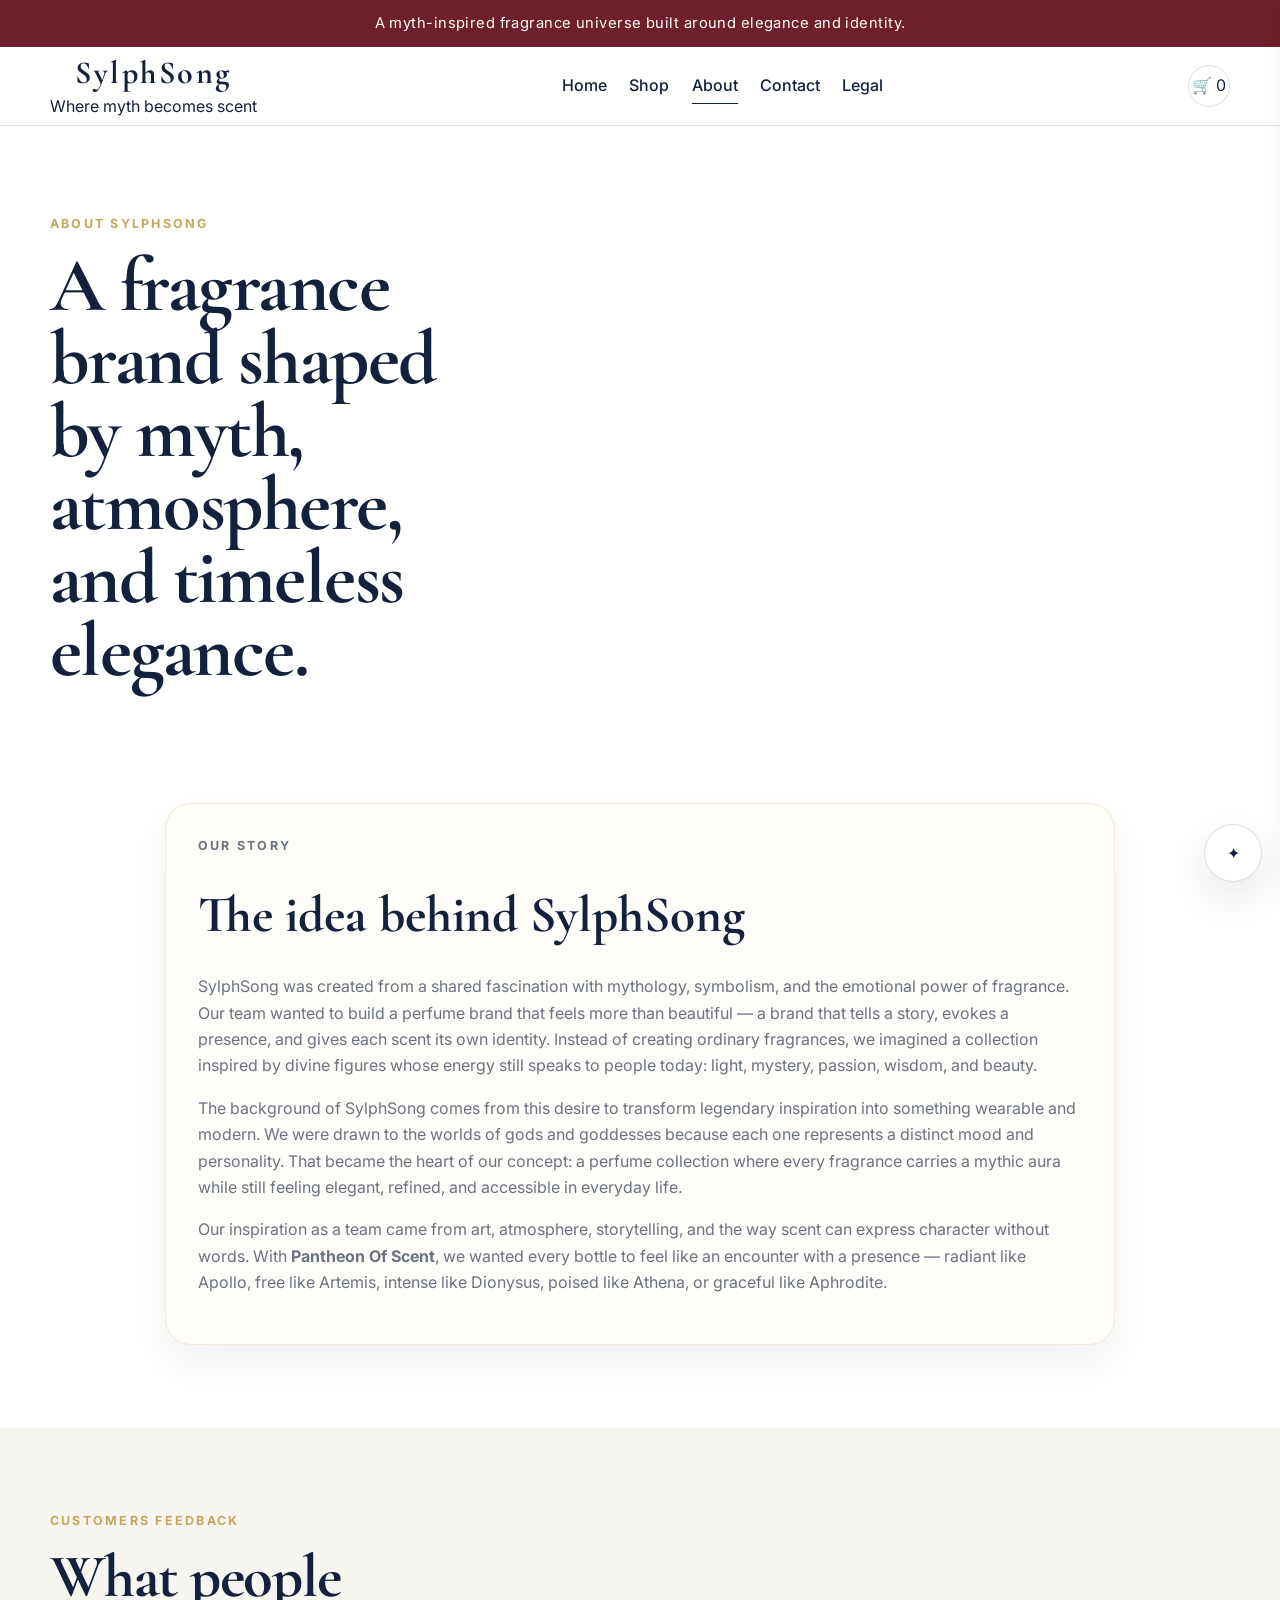
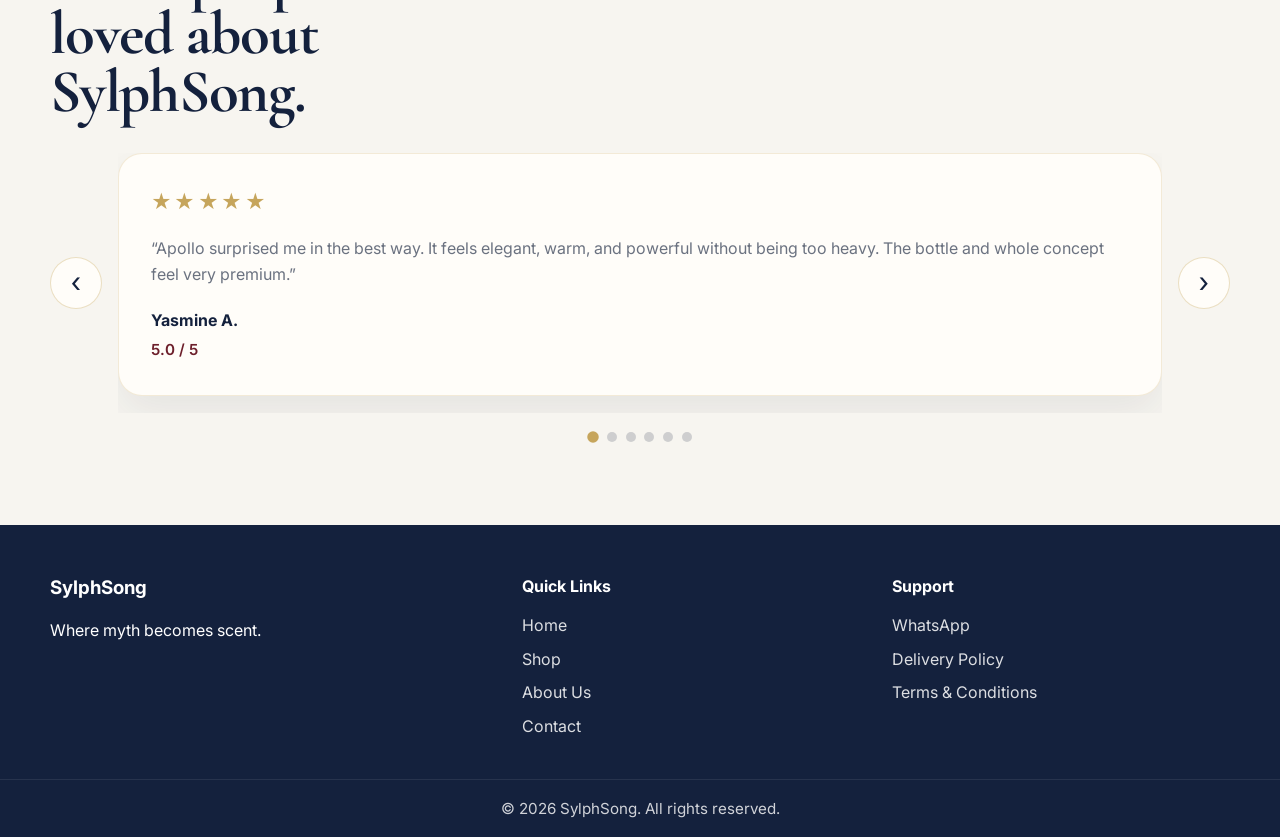
<file: about.html>
<!DOCTYPE html>
<html lang="en">
<head>
  <meta charset="UTF-8" />
  <meta name="viewport" content="width=device-width, initial-scale=1.0" />
  <title>About Us | SylphSong</title>
  <link rel="preconnect" href="https://fonts.googleapis.com">
  <link rel="preconnect" href="https://fonts.gstatic.com" crossorigin>
  <link href="https://fonts.googleapis.com/css2?family=Cormorant+Garamond:wght@500;600;700&family=Inter:wght@400;500;600;700&display=swap" rel="stylesheet">
  <link rel="stylesheet" href="style.css" />
</head>
<!-- CHECKOUT MODAL -->
<div class="checkout-modal" id="checkoutModal">
  <div class="checkout-content">
    <button class="checkout-close" id="checkoutClose">×</button>

    <h2>Checkout</h2>

    <!-- CUSTOMER INFO -->
    <div class="checkout-form">
      <input type="text" id="custName" placeholder="Full Name" required />
      <input type="text" id="custPhone" placeholder="Phone Number" required />
      <input type="text" id="custCity" placeholder="City" required />
      <input type="text" id="custAddress" placeholder="Address" required />
    </div>

    <!-- PAYMENT METHODS -->
    <div class="payment-methods">
      <h3>Select Payment Method</h3>

      <div class="payment-option active" data-method="cod">
        💵 Cash on Delivery
      </div>

      <div class="payment-option" data-method="card">
        💳 Debit Card
      </div>

      <div class="payment-option" data-method="paypal">
        🅿️ PayPal
      </div>

      <div class="payment-option" data-method="whatsapp">
        📱 Checkout via WhatsApp
      </div>
    </div>

    <button class="btn btn-dark checkout-confirm" id="confirmOrder">
      Confirm Order
    </button>
  </div>
</div>
<body>
  <div class="announcement-bar">A myth-inspired fragrance universe built around elegance and identity.</div>

  <header class="site-header">
    <div class="container header-inner">
     <a href="index.html" class="logo">
  <span class="logo-en">SylphSong</span>
  <span class="logo-tagline">Where myth becomes scent</span>
</a>

      <nav class="desktop-nav">
        <a href="index.html">Home</a>
        <a href="shop.html">Shop</a>
        <a href="about.html" class="active">About</a>
        <a href="contact.html">Contact</a>
        <a href="legal.html">Legal</a>
      </nav>

      <div class="header-actions">
        <button class="icon-button" id="cartToggle" aria-label="Open cart">
          🛒 <span id="cartCount">0</span>
        </button>
        <button class="menu-toggle" id="menuToggle" aria-label="Open menu">☰</button>
      </div>
    </div>

    <div class="mobile-nav" id="mobileNav">
      <a href="index.html">Home</a>
      <a href="shop.html">Shop</a>
      <a href="about.html">About Us</a>
      <a href="contact.html">Contact</a>
      <a href="legal.html">Legal</a>
    </div>
  </header>

  <main>
    <section class="page-hero small-hero">
      <div class="container reveal">
        <p class="eyebrow">About SylphSong</p>
        <h1>A fragrance brand shaped by myth, atmosphere, and timeless elegance.</h1>
      </div>
    </section>

    <section class="section">
      <div class="container">
        <div class="about-brand-block reveal">
          <p class="eyebrow">Our Story</p>
          <h2>The idea behind SylphSong</h2>
          <p>
            SylphSong was created from a shared fascination with mythology, symbolism, and the emotional power of fragrance.
            Our team wanted to build a perfume brand that feels more than beautiful — a brand that tells a story, evokes a presence,
            and gives each scent its own identity. Instead of creating ordinary fragrances, we imagined a collection inspired by divine
            figures whose energy still speaks to people today: light, mystery, passion, wisdom, and beauty.
          </p>
          <p>
            The background of SylphSong comes from this desire to transform legendary inspiration into something wearable and modern.
            We were drawn to the worlds of gods and goddesses because each one represents a distinct mood and personality. That became
            the heart of our concept: a perfume collection where every fragrance carries a mythic aura while still feeling elegant,
            refined, and accessible in everyday life.
          </p>
          <p>
            Our inspiration as a team came from art, atmosphere, storytelling, and the way scent can express character without words.
            With <strong>Pantheon Of Scent</strong>, we wanted every bottle to feel like an encounter with a presence — radiant like Apollo,
            free like Artemis, intense like Dionysus, poised like Athena, or graceful like Aphrodite.
          </p>
        </div>
      </div>
    </section>

    <section class="section section-dark">
      <div class="container">
        <div class="section-heading reveal">
          <p class="eyebrow">Customers Feedback</p>
          <h2>What people loved about SylphSong.</h2>
        </div>

        <div class="feedback-slider reveal" id="feedbackSlider">
          <button class="feedback-arrow feedback-arrow-left" id="feedbackPrev" aria-label="Previous review">‹</button>

          <div class="feedback-track-wrapper">
            <div class="feedback-track" id="feedbackTrack">
              <article class="feedback-card active">
                <div class="feedback-stars">★★★★★</div>
                <p>
                  “Apollo surprised me in the best way. It feels elegant, warm, and powerful without being too heavy.
                  The bottle and whole concept feel very premium.”
                </p>
                <h4>Yasmine A.</h4>
                <span>5.0 / 5</span>
              </article>

              <article class="feedback-card">
                <div class="feedback-stars">★★★★★</div>
                <p>
                  “I loved how original the idea is. Aphrodite feels soft and beautiful, and the scent lasts really well.
                  It honestly feels more luxurious than the price.”
                </p>
                <h4>Salma R.</h4>
                <span>5.0 / 5</span>
              </article>

              <article class="feedback-card">
                <div class="feedback-stars">★★★★☆</div>
                <p>
                  “Artemis is fresh, clean, and mysterious at the same time. I also loved the mythology behind the collection.
                  The whole brand identity feels classy.”
                </p>
                <h4>Nour B.</h4>
                <span>4.5 / 5</span>
              </article>

              <article class="feedback-card">
                <div class="feedback-stars">★★★★★</div>
                <p>
                  “Dionysus has so much personality. It stands out and feels different from the usual fragrances I find.
                  Definitely one of my favorite discoveries.”
                </p>
                <h4>Mehdi T.</h4>
                <span>5.0 / 5</span>
              </article>

              <article class="feedback-card">
                <div class="feedback-stars">★★★★☆</div>
                <p>
                  “Athena feels refined and balanced. I liked that the scent has character but still stays elegant.
                  The concept of choosing a perfume by personality is such a good idea.”
                </p>
                <h4>Lina K.</h4>
                <span>4.5 / 5</span>
              </article>

              <article class="feedback-card">
                <div class="feedback-stars">★★★★★</div>
                <p>
                  “SylphSong feels like a real brand with a strong identity. From the names to the fragrances themselves,
                  everything feels thoughtful and polished.”
                </p>
                <h4>Imane S.</h4>
                <span>5.0 / 5</span>
              </article>
            </div>
          </div>

          <button class="feedback-arrow feedback-arrow-right" id="feedbackNext" aria-label="Next review">›</button>
        </div>

        <div class="feedback-dots" id="feedbackDots"></div>
      </div>
    </section>
  </main>

  <footer class="site-footer">
    <div class="container footer-grid">
      <div>
        <h3>SylphSong</h3>
        <p>Where myth becomes scent.</p>
      </div>
      <div>
        <h4>Quick Links</h4>
        <a href="index.html">Home</a>
        <a href="shop.html">Shop</a>
        <a href="about.html">About Us</a>
        <a href="contact.html">Contact</a>
      </div>
      <div>
        <h4>Support</h4>
        <a href="contact.html">WhatsApp</a>
        <a href="legal.html">Delivery Policy</a>
        <a href="legal.html">Terms & Conditions</a>
      </div>
    </div>
    <div class="footer-bottom">© 2026 SylphSong. All rights reserved.</div>
  </footer>

  <aside class="cart-sidebar" id="cartSidebar">
    <div class="cart-header">
      <h3>Your Cart</h3>
      <button id="cartClose" class="cart-close">×</button>
    </div>

    <div id="cartItems" class="cart-items">
      <p class="empty-cart">Your cart is empty.</p>
    </div>

    <div class="cart-footer">
      <p><strong>Total:</strong> <span id="cartTotal">0</span> DH</p>
      <p class="promo-note">Promo bundles apply automatically for quantities of 2 on the same bottle size.</p>
      <button class="btn btn-dark">Checkout</button>
    </div>
  </aside>

  <button class="chatbot-toggle" id="chatbotToggle" aria-label="Open chatbot">✦</button>
  <aside class="chatbot-panel" id="chatbotPanel" aria-hidden="true">
    <div class="chatbot-header">
      <div>
        <strong>SylphSong Assistant</strong>
        <p>Ask about perfumes, pricing, delivery, or support.</p>
      </div>
      <button class="chatbot-close" id="chatbotClose" aria-label="Close chatbot">×</button>
    </div>
    <div class="chatbot-messages" id="chatbotMessages">
      <div class="message bot">Hello, welcome to SylphSong. How can I help you today?</div>
      <div class="quick-actions">
        <button data-prompt="Help me choose a fragrance.">Choose a perfume</button>
        <button data-prompt="What are your promo prices?">Promo prices</button>
        <button data-prompt="I want delivery information.">Delivery info</button>
      </div>
    </div>
    <form class="chatbot-form" id="chatbotForm">
      <input type="text" id="chatbotInput" placeholder="Type your message..." />
      <button type="submit">Send</button>
    </form>
  </aside>

  <script src="script.js"></script>
  <script src="chatbot.js"></script>
</body>
</html>
</file>
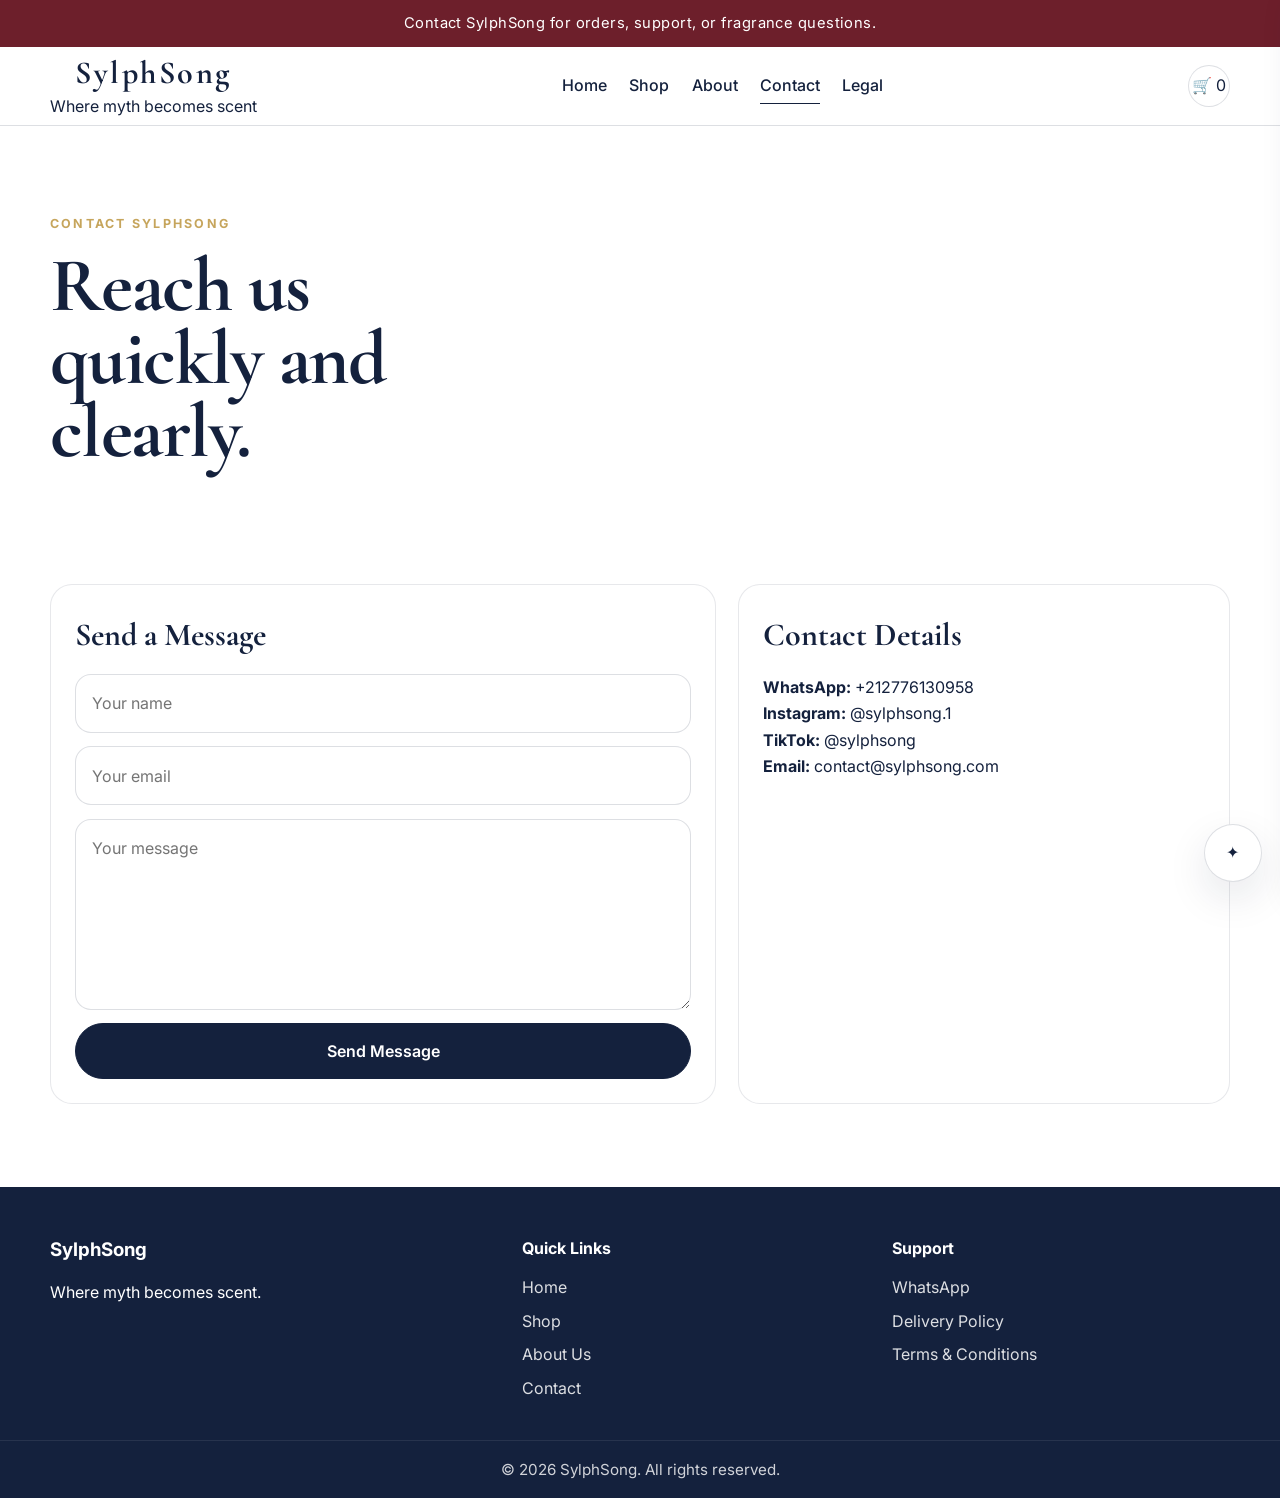
<file: Contact.html>
<!DOCTYPE html>
<html lang="en">
<head>
  <meta charset="UTF-8" />
  <meta name="viewport" content="width=device-width, initial-scale=1.0" />
  <title>Contact | SylphSong</title>
  <link rel="preconnect" href="https://fonts.googleapis.com">
  <link rel="preconnect" href="https://fonts.gstatic.com" crossorigin>
  <link href="https://fonts.googleapis.com/css2?family=Cormorant+Garamond:wght@500;600;700&family=Inter:wght@400;500;600;700&display=swap" rel="stylesheet">
  <link rel="stylesheet" href="style.css" />
</head>
<!-- CHECKOUT MODAL -->
<div class="checkout-modal" id="checkoutModal">
  <div class="checkout-content">
    <button class="checkout-close" id="checkoutClose">×</button>

    <h2>Checkout</h2>

    <!-- CUSTOMER INFO -->
    <div class="checkout-form">
      <input type="text" id="custName" placeholder="Full Name" required />
      <input type="text" id="custPhone" placeholder="Phone Number" required />
      <input type="text" id="custCity" placeholder="City" required />
      <input type="text" id="custAddress" placeholder="Address" required />
    </div>

    <!-- PAYMENT METHODS -->
    <div class="payment-methods">
      <h3>Select Payment Method</h3>

      <div class="payment-option active" data-method="cod">
        💵 Cash on Delivery
      </div>

      <div class="payment-option" data-method="card">
        💳 Debit Card
      </div>

      <div class="payment-option" data-method="paypal">
        🅿️ PayPal
      </div>

      <div class="payment-option" data-method="whatsapp">
        📱 Checkout via WhatsApp
      </div>
    </div>

    <button class="btn btn-dark checkout-confirm" id="confirmOrder">
      Confirm Order
    </button>
  </div>
</div>
<body>
  <div class="announcement-bar">Contact SylphSong for orders, support, or fragrance questions.</div>

  <header class="site-header">
    <div class="container header-inner">
    <a href="index.html" class="logo">
  <span class="logo-en">SylphSong</span>
  <span class="logo-tagline">Where myth becomes scent</span>
</a>
      <nav class="desktop-nav">
        <a href="index.html">Home</a>
        <a href="shop.html">Shop</a>
        <a href="about.html">About</a>
        <a href="contact.html" class="active">Contact</a>
        <a href="legal.html">Legal</a>
      </nav>
      <div class="header-actions">
        <button class="icon-button" id="cartToggle" aria-label="Open cart">
          🛒 <span id="cartCount">0</span>
        </button>
        <button class="menu-toggle" id="menuToggle" aria-label="Open menu">☰</button>
      </div>
    </div>

    <div class="mobile-nav" id="mobileNav">
      <a href="index.html">Home</a>
      <a href="shop.html">Shop</a>
      <a href="about.html">About Us</a>
      <a href="contact.html">Contact</a>
      <a href="legal.html">Legal</a>
    </div>
  </header>

  <main>
    <section class="page-hero small-hero">
      <div class="container reveal">
        <p class="eyebrow">Contact SylphSong</p>
        <h1>Reach us quickly and clearly.</h1>
      </div>
    </section>

    <section class="section">
      <div class="container contact-grid">
        <div class="contact-card reveal">
          <h2>Send a Message</h2>
          <form class="contact-form">
            <input type="text" placeholder="Your name" />
            <input type="email" placeholder="Your email" />
            <textarea rows="6" placeholder="Your message"></textarea>
            <button type="submit" class="btn btn-dark">Send Message</button>
          </form>
          <p class="form-note"></p>
        </div>

        <div class="contact-card reveal delay-1">
          <h2>Contact Details</h2>
          <p><strong>WhatsApp:</strong> <a href="https://wa.me/212776130958" target="_blank">+212776130958</a></p>
          <p><strong>Instagram:</strong> <a href="#" target="_blank">@sylphsong.1</a></p>
          <p><strong>TikTok:</strong> <a href="#" target="_blank">@sylphsong</a></p>
          <p><strong>Email:</strong> <a href="mailto:contact@sylphsong.com">contact@sylphsong.com</a></p>
        </div>
      </div>
    </section>
  </main>

  <footer class="site-footer">
    <div class="container footer-grid">
      <div><h3>SylphSong</h3><p>Where myth becomes scent.</p></div>
      <div><h4>Quick Links</h4><a href="index.html">Home</a><a href="shop.html">Shop</a><a href="about.html">About Us</a><a href="contact.html">Contact</a></div>
      <div><h4>Support</h4><a href="contact.html">WhatsApp</a><a href="legal.html">Delivery Policy</a><a href="legal.html">Terms & Conditions</a></div>
    </div>
    <div class="footer-bottom">© 2026 SylphSong. All rights reserved.</div>
  </footer>

  <aside class="cart-sidebar" id="cartSidebar">
    <div class="cart-header">
      <h3>Your Cart</h3>
      <button id="cartClose" class="cart-close">×</button>
    </div>
    <div id="cartItems" class="cart-items">
      <p class="empty-cart">Your cart is empty.</p>
    </div>
    <div class="cart-footer">
      <p><strong>Total:</strong> <span id="cartTotal">0</span> DH</p>
      <p class="promo-note">Promo bundles apply automatically for quantities of 2 on the same bottle size.</p>
      <button class="btn btn-dark">Checkout</button>
    </div>
  </aside>

  <button class="chatbot-toggle" id="chatbotToggle" aria-label="Open chatbot">✦</button>
  <aside class="chatbot-panel" id="chatbotPanel" aria-hidden="true">
    <div class="chatbot-header">
      <div><strong>SylphSong Assistant</strong><p>Ask about perfumes, pricing, delivery, or support.</p></div>
      <button class="chatbot-close" id="chatbotClose" aria-label="Close chatbot">×</button>
    </div>
    <div class="chatbot-messages" id="chatbotMessages">
      <div class="message bot">Hello, welcome to SylphSong. How can I help you today?</div>
      <div class="quick-actions">
        <button data-prompt="Help me choose a fragrance.">Choose a perfume</button>
        <button data-prompt="What are your promo prices?">Promo prices</button>
        <button data-prompt="I want delivery information.">Delivery info</button>
      </div>
    </div>
    <form class="chatbot-form" id="chatbotForm">
      <input type="text" id="chatbotInput" placeholder="Type your message..." />
      <button type="submit">Send</button>
    </form>
  </aside>

  <script src="script.js"></script>
  <script src="chatbot.js"></script>
</body>
</html>
</file>
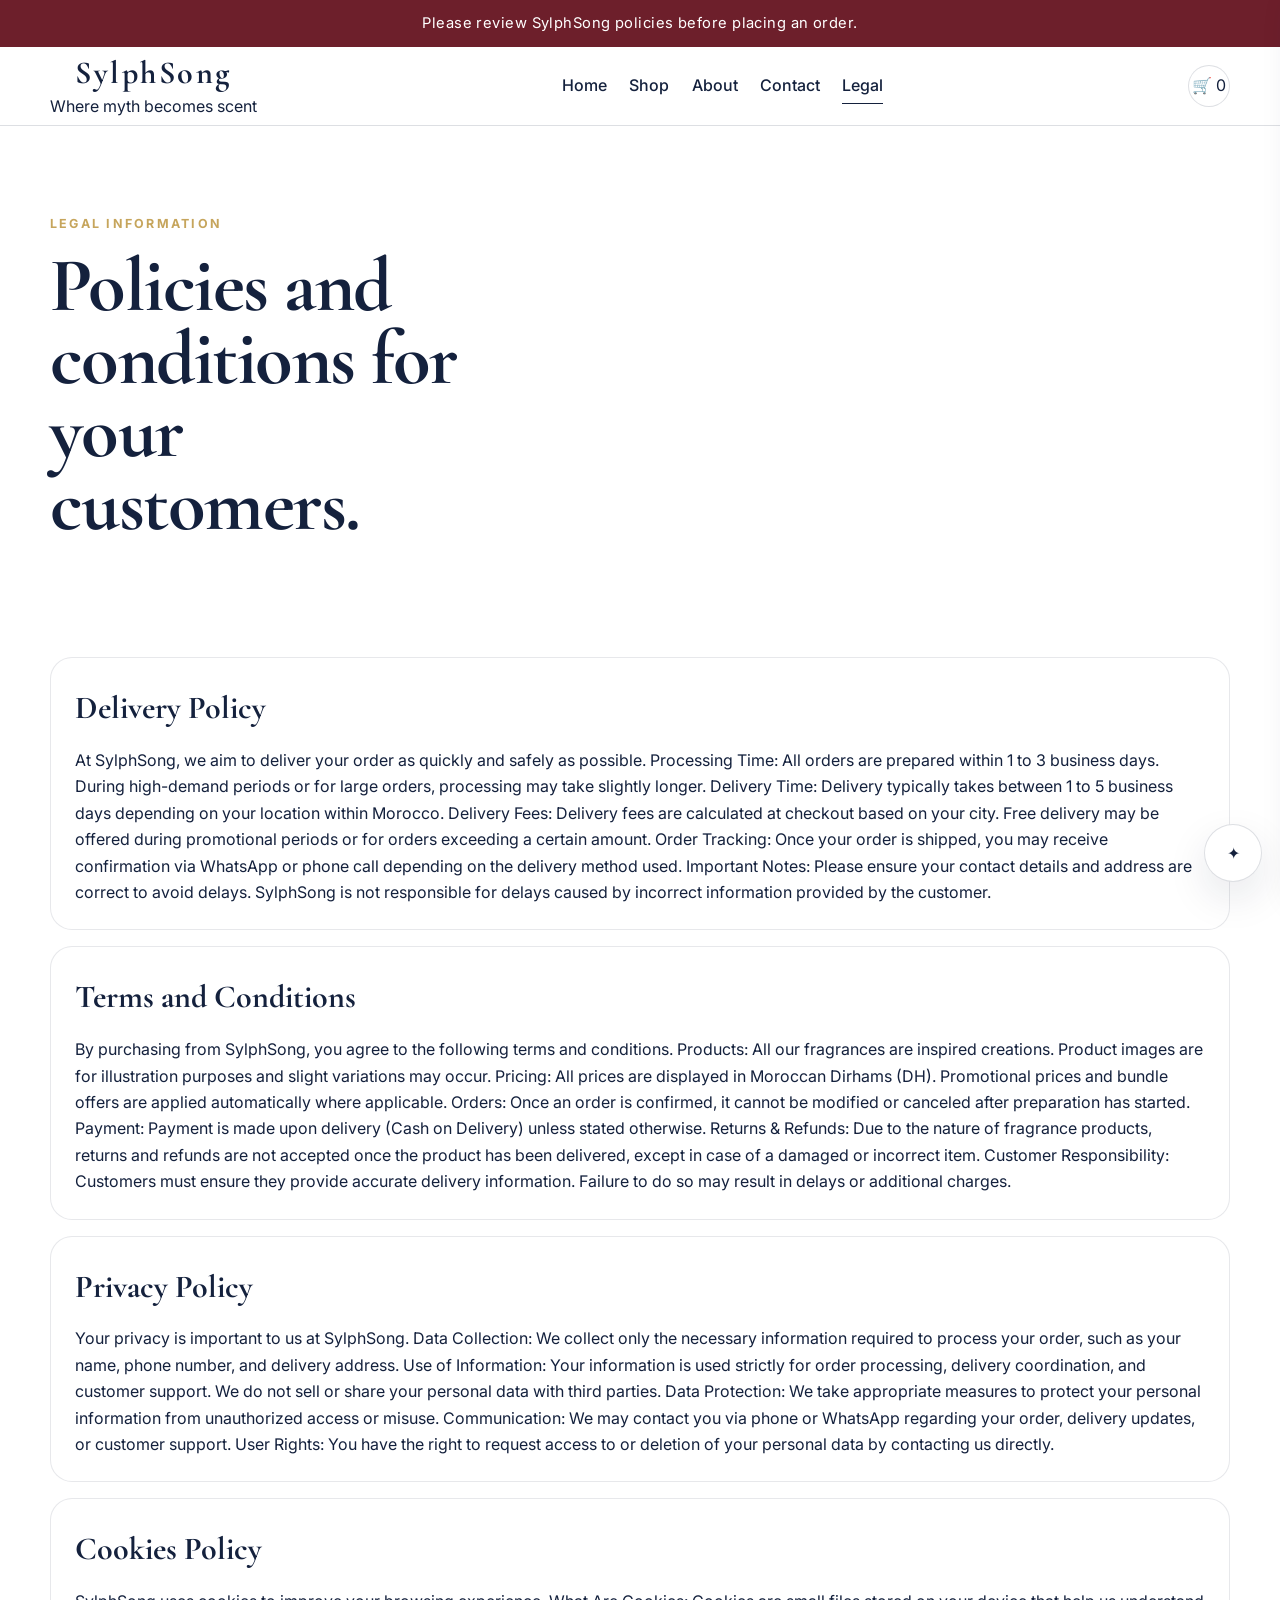
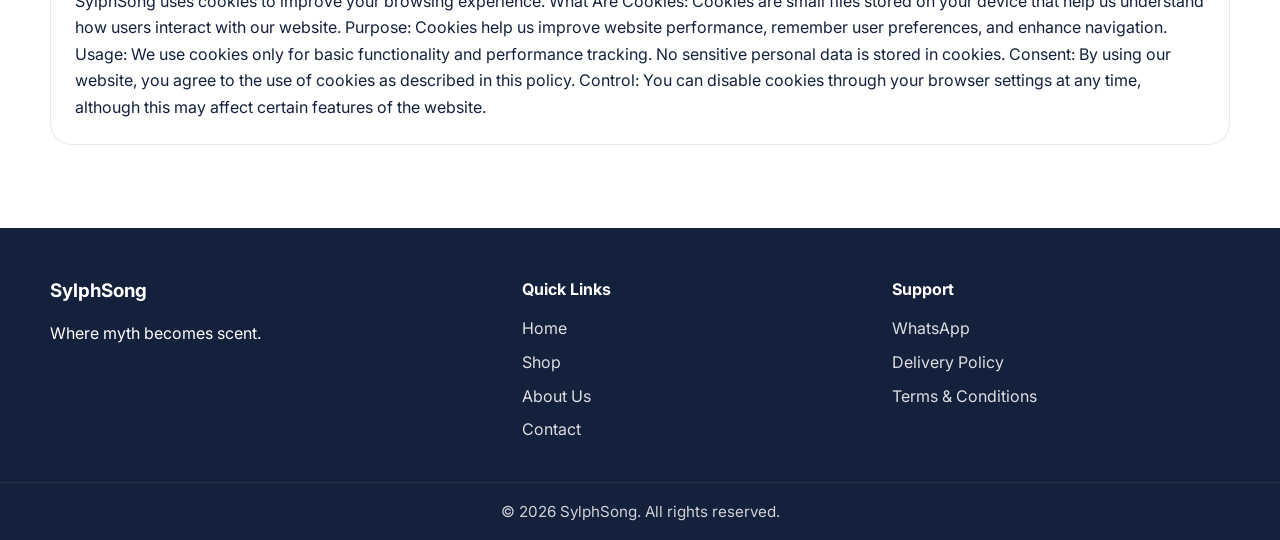
<file: Legal.html>
<!DOCTYPE html>
<html lang="en">
<head>
  <meta charset="UTF-8" />
  <meta name="viewport" content="width=device-width, initial-scale=1.0" />
  <title>Legal | SylphSong</title>
  <link rel="preconnect" href="https://fonts.googleapis.com">
  <link rel="preconnect" href="https://fonts.gstatic.com" crossorigin>
  <link href="https://fonts.googleapis.com/css2?family=Cormorant+Garamond:wght@500;600;700&family=Inter:wght@400;500;600;700&display=swap" rel="stylesheet">
  <link rel="stylesheet" href="style.css" />
</head>
<!-- CHECKOUT MODAL -->
<div class="checkout-modal" id="checkoutModal">
  <div class="checkout-content">
    <button class="checkout-close" id="checkoutClose">×</button>

    <h2>Checkout</h2>

    <!-- CUSTOMER INFO -->
    <div class="checkout-form">
      <input type="text" id="custName" placeholder="Full Name" required />
      <input type="text" id="custPhone" placeholder="Phone Number" required />
      <input type="text" id="custCity" placeholder="City" required />
      <input type="text" id="custAddress" placeholder="Address" required />
    </div>

    <!-- PAYMENT METHODS -->
    <div class="payment-methods">
      <h3>Select Payment Method</h3>

      <div class="payment-option active" data-method="cod">
        💵 Cash on Delivery
      </div>

      <div class="payment-option" data-method="card">
        💳 Debit Card
      </div>

      <div class="payment-option" data-method="paypal">
        🅿️ PayPal
      </div>

      <div class="payment-option" data-method="whatsapp">
        📱 Checkout via WhatsApp
      </div>
    </div>

    <button class="btn btn-dark checkout-confirm" id="confirmOrder">
      Confirm Order
    </button>
  </div>
</div>
<body>
  <div class="announcement-bar">Please review SylphSong policies before placing an order.</div>

  <header class="site-header">
    <div class="container header-inner">
    <a href="index.html" class="logo">
  <span class="logo-en">SylphSong</span>
  <span class="logo-tagline">Where myth becomes scent</span>
</a>
      <nav class="desktop-nav">
        <a href="index.html">Home</a>
        <a href="shop.html">Shop</a>
        <a href="about.html">About</a>
        <a href="contact.html">Contact</a>
        <a href="legal.html" class="active">Legal</a>
      </nav>
      <div class="header-actions">
        <button class="icon-button" id="cartToggle" aria-label="Open cart">
          🛒 <span id="cartCount">0</span>
        </button>
        <button class="menu-toggle" id="menuToggle" aria-label="Open menu">☰</button>
      </div>
    </div>

    <div class="mobile-nav" id="mobileNav">
      <a href="index.html">Home</a>
      <a href="shop.html">Shop</a>
      <a href="about.html">About Us</a>
      <a href="contact.html">Contact</a>
      <a href="legal.html">Legal</a>
    </div>
  </header>

  <main>
    <section class="page-hero small-hero">
      <div class="container reveal">
        <p class="eyebrow">Legal Information</p>
        <h1>Policies and conditions for your customers.</h1>
      </div>
    </section>

    <section class="section">
      <div class="container legal-stack reveal">
        <article class="legal-card">
          <h2>Delivery Policy</h2>
          <p>At SylphSong, we aim to deliver your order as quickly and safely as possible.

Processing Time:
All orders are prepared within 1 to 3 business days. During high-demand periods or for large orders, processing may take slightly longer.

Delivery Time:
Delivery typically takes between 1 to 5 business days depending on your location within Morocco.

Delivery Fees:
Delivery fees are calculated at checkout based on your city. Free delivery may be offered during promotional periods or for orders exceeding a certain amount.

Order Tracking:
Once your order is shipped, you may receive confirmation via WhatsApp or phone call depending on the delivery method used.

Important Notes:
Please ensure your contact details and address are correct to avoid delays. SylphSong is not responsible for delays caused by incorrect information provided by the customer.</p>
        </article>

        <article class="legal-card">
          <h2>Terms and Conditions</h2>
          <p>By purchasing from SylphSong, you agree to the following terms and conditions.

Products:
All our fragrances are inspired creations. Product images are for illustration purposes and slight variations may occur.

Pricing:
All prices are displayed in Moroccan Dirhams (DH). Promotional prices and bundle offers are applied automatically where applicable.

Orders:
Once an order is confirmed, it cannot be modified or canceled after preparation has started.

Payment:
Payment is made upon delivery (Cash on Delivery) unless stated otherwise.

Returns & Refunds:
Due to the nature of fragrance products, returns and refunds are not accepted once the product has been delivered, except in case of a damaged or incorrect item.

Customer Responsibility:
Customers must ensure they provide accurate delivery information. Failure to do so may result in delays or additional charges.</p>
        </article>

        <article class="legal-card">
          <h2>Privacy Policy</h2>
          <p>Your privacy is important to us at SylphSong.

Data Collection:
We collect only the necessary information required to process your order, such as your name, phone number, and delivery address.

Use of Information:
Your information is used strictly for order processing, delivery coordination, and customer support. We do not sell or share your personal data with third parties.

Data Protection:
We take appropriate measures to protect your personal information from unauthorized access or misuse.

Communication:
We may contact you via phone or WhatsApp regarding your order, delivery updates, or customer support.

User Rights:
You have the right to request access to or deletion of your personal data by contacting us directly.</p>
        </article>

        <article class="legal-card">
          <h2>Cookies Policy</h2>
          <p>SylphSong uses cookies to improve your browsing experience.

What Are Cookies:
Cookies are small files stored on your device that help us understand how users interact with our website.

Purpose:
Cookies help us improve website performance, remember user preferences, and enhance navigation.

Usage:
We use cookies only for basic functionality and performance tracking. No sensitive personal data is stored in cookies.

Consent:
By using our website, you agree to the use of cookies as described in this policy.

Control:
You can disable cookies through your browser settings at any time, although this may affect certain features of the website.</p>
        </article>
      </div>
    </section>
  </main>

  <footer class="site-footer">
    <div class="container footer-grid">
      <div><h3>SylphSong</h3><p>Where myth becomes scent.</p></div>
      <div><h4>Quick Links</h4><a href="index.html">Home</a><a href="shop.html">Shop</a><a href="about.html">About Us</a><a href="contact.html">Contact</a></div>
      <div><h4>Support</h4><a href="contact.html">WhatsApp</a><a href="legal.html">Delivery Policy</a><a href="legal.html">Terms & Conditions</a></div>
    </div>
    <div class="footer-bottom">© 2026 SylphSong. All rights reserved.</div>
  </footer>

  <aside class="cart-sidebar" id="cartSidebar">
    <div class="cart-header">
      <h3>Your Cart</h3>
      <button id="cartClose" class="cart-close">×</button>
    </div>
    <div id="cartItems" class="cart-items">
      <p class="empty-cart">Your cart is empty.</p>
    </div>
    <div class="cart-footer">
      <p><strong>Total:</strong> <span id="cartTotal">0</span> DH</p>
      <p class="promo-note">Promo bundles apply automatically for quantities of 2 on the same bottle size.</p>
      <button class="btn btn-dark">Checkout</button>
    </div>
  </aside>

  <button class="chatbot-toggle" id="chatbotToggle" aria-label="Open chatbot">✦</button>
  <aside class="chatbot-panel" id="chatbotPanel" aria-hidden="true">
    <div class="chatbot-header">
      <div><strong>SylphSong Assistant</strong><p>Ask about perfumes, pricing, delivery, or support.</p></div>
      <button class="chatbot-close" id="chatbotClose" aria-label="Close chatbot">×</button>
    </div>
    <div class="chatbot-messages" id="chatbotMessages">
      <div class="message bot">Hello, welcome to SylphSong. How can I help you today?</div>
      <div class="quick-actions">
        <button data-prompt="Help me choose a fragrance.">Choose a perfume</button>
        <button data-prompt="What are your promo prices?">Promo prices</button>
        <button data-prompt="I want delivery information.">Delivery info</button>
      </div>
    </div>
    <form class="chatbot-form" id="chatbotForm">
      <input type="text" id="chatbotInput" placeholder="Type your message..." />
      <button type="submit">Send</button>
    </form>
  </aside>

  <script src="script.js"></script>
  <script src="chatbot.js"></script>
</body>
</html>
</file>
<file: style.css>
:root {
  --bg: #ffffff;
  --text: #14213d;         /* dark blue */
  --muted: #6b7280;        /* soft muted gray-blue */
  --line: rgba(20, 33, 61, 0.14);

  --dark: #14213d;         /* main dark blue */
  --light: #ffffff;        /* white */
  --card: #f7f5f0;         /* marble white */
  --marble: #f7f5f0;       /* marble white */
  --red: #6d1f2b;          /* dark red */
  --gold: #c6a55c;         /* gold */

  --radius: 22px;
  --shadow: 0 16px 40px rgba(20, 33, 61, 0.10);
  --transition: 280ms ease;
  --container: 1180px;
}

* {
  margin: 0;
  padding: 0;
  box-sizing: border-box;
}

html {
  scroll-behavior: smooth;
}

body {
  font-family: "Inter", sans-serif;
  background: var(--bg);
  color: var(--text);
  line-height: 1.65;
}

img {
  max-width: 100%;
  display: block;
}

a {
  color: inherit;
  text-decoration: none;
}

button,
input,
textarea {
  font: inherit;
}

.container {
  width: min(calc(100% - 2rem), var(--container));
  margin: 0 auto;
}

.announcement-bar {
  background: var(--red);
  color: var(--light);
  text-align: center;
  padding: 0.7rem 1rem;
  font-size: 0.92rem;
  letter-spacing: 0.03em;
}
.site-header {
  position: sticky;
  top: 0;
  z-index: 1000;
  background: rgba(255,255,255,0.95);
  backdrop-filter: blur(14px);
  border-bottom: 1px solid var(--line);
}

.header-inner {
  display: flex;
  align-items: center;
  justify-content: space-between;
  min-height: 78px;
  gap: 1rem;
}

.logo {
  display: flex;
  flex-direction: column;
  line-height: 1;
}

.logo-en {
  font-family: "Cormorant Garamond", serif;
  font-size: 2rem;
  font-weight: 700;
  letter-spacing: 0.08em;
}

.logo-ar {
  font-size: 0.95rem;
  opacity: 0.7;
}

.desktop-nav {
  display: flex;
  gap: 1.4rem;
  align-items: center;
}

.desktop-nav a,
.mobile-nav a {
  position: relative;
  font-weight: 500;
}

.desktop-nav a.active::after,
.desktop-nav a:hover::after {
  content: "";
  position: absolute;
  left: 0;
  bottom: -0.35rem;
  width: 100%;
  height: 1px;
  background: var(--text);
}

.header-actions {
  display: flex;
  align-items: center;
  gap: 0.55rem;
}

.icon-button,
.menu-toggle,
.chatbot-toggle,
.chatbot-close,
.modal-close {
  border: 1px solid var(--line);
  background: var(--light);
  color: var(--text);
  cursor: pointer;
  transition: var(--transition);
}

.icon-button,
.menu-toggle {
  width: 42px;
  height: 42px;
  border-radius: 999px;
}

.icon-button:hover,
.menu-toggle:hover,
.chatbot-toggle:hover,
.chatbot-close:hover,
.modal-close:hover {
  transform: translateY(-2px);
  background: var(--dark);
  color: var(--light);
}

.menu-toggle {
  display: none;
}

.mobile-nav {
  display: none;
  flex-direction: column;
  gap: 1rem;
  padding: 0 1rem 1rem;
  border-top: 1px solid var(--line);
}

.mobile-nav.open {
  display: flex;
}

.hero-section {
  position: relative;
  overflow: hidden;
  min-height: 82vh;
  display: flex;
  align-items: center;
  background: linear-gradient(135deg, #ffffff 0%, #f7f5f0 55%, #f3ede2 100%);
}

.hero-overlay {
  position: absolute;
  inset: 0;
  background:
    radial-gradient(circle at top left, rgba(255,255,255,0.7), transparent 35%),
    radial-gradient(circle at bottom right, rgba(0,0,0,0.05), transparent 30%);
}

.hero-grid {
  position: relative;
  display: grid;
  grid-template-columns: 1.1fr 0.9fr;
  align-items: center;
  gap: 3rem;
  padding: 4rem 0;
}

.hero-copy h1,
.page-hero h1,
.section-heading h2,
.split-copy h2 {
  font-family: "Cormorant Garamond", serif;
  line-height: 0.95;
  letter-spacing: -0.02em;
}

.hero-copy h1 {
  font-size: clamp(3rem, 7vw, 5.8rem);
  max-width: 11ch;
}

.eyebrow {
  text-transform: uppercase;
  letter-spacing: 0.18em;
  font-size: 0.78rem;
  color: var(--gold);
  margin-bottom: 1rem;
  font-weight: 700;
}

.hero-text {
  max-width: 58ch;
  margin-top: 1.25rem;
  color: var(--muted);
}

.hero-buttons {
  display: flex;
  gap: 0.85rem;
  margin-top: 2rem;
  flex-wrap: wrap;
}

.hero-visual img,
.split-image img,
.product-card img,
.category-card img,
.modal-content img,
.qr-box img {
  border-radius: var(--radius);
}

.hero-visual img {
  box-shadow: var(--shadow);
  object-fit: cover;
  aspect-ratio: 4 / 5;
}

.btn {
  display: inline-flex;
  align-items: center;
  justify-content: center;
  min-height: 48px;
  padding: 0.85rem 1.3rem;
  border-radius: 999px;
  border: 1px solid var(--dark);
  transition: var(--transition);
  font-weight: 600;
}

.btn:hover {
  transform: translateY(-2px);
}

.btn-light {
  background: var(--dark);
  color: var(--light);
}

.btn-light:hover {
  background: var(--gold);
  color: #111;
  border-color: var(--gold);
}

.btn-outline {
  background: transparent;
  color: var(--dark);
  border: 1px solid var(--gold);
}

.btn-outline:hover {
  background: var(--gold);
  color: #111;
  border-color: var(--gold);
}

.btn-dark {
  background: var(--dark);
  color: var(--light);
  border: 1px solid var(--dark);
}

.btn-dark:hover {
  background: var(--gold);
  color: #111;
  border-color: var(--gold);
}

.marquee-strip {
  overflow: hidden;
  border-top: 1px solid var(--line);
  border-bottom: 1px solid var(--line);
  background: var(--light);
}

.marquee-track {
  display: flex;
  width: max-content;
  animation: marquee 26s linear infinite;
  gap: 3rem;
  padding: 1rem 0;
  font-weight: 600;
  letter-spacing: 0.06em;
  text-transform: uppercase;
  font-size: 0.82rem;
}

@keyframes marquee {
  from { transform: translateX(0); }
  to { transform: translateX(-50%); }
}

.section {
  padding: 5.2rem 0;
}

.section-dark {
  background: var(--marble);
}

.section-heading {
  margin-bottom: 2rem;
}

.section-heading h2 {
  font-size: clamp(2.1rem, 5vw, 3.8rem);
  max-width: 12ch;
}

.product-grid {
  display: grid;
  grid-template-columns: repeat(3, 1fr);
  gap: 1.35rem;
}

.product-card,
.value-card,
.contact-card,
.legal-card {
  background: var(--light);
  border: 1px solid rgba(20, 33, 61, 0.10);
  border-radius: var(--radius);
  overflow: hidden;
  transition: var(--transition);
}
.product-card:hover,
.value-card:hover,
.contact-card:hover,
.legal-card:hover,
.category-card:hover {
  transform: translateY(-6px);
  box-shadow: 0 18px 40px rgba(20, 33, 61, 0.12);
  border-color: rgba(198, 165, 92, 0.35);
}

.product-card img {
  aspect-ratio: 4 / 5;
  object-fit: cover;
  width: 100%;
}

.product-body {
  padding: 1.2rem;
}

.product-tag {
  color: var(--muted);
  text-transform: uppercase;
  letter-spacing: 0.12em;
  font-size: 0.72rem;
  margin-bottom: 0.4rem;
}

.product-body h3 {
  font-family: "Cormorant Garamond", serif;
  font-size: 2rem;
  line-height: 1;
  margin-bottom: 0.55rem;
}

.product-meta {
  font-weight: 600;
  margin-bottom: 0.7rem;
}

.product-text {
  color: var(--muted);
  margin-bottom: 1rem;
}

.category-grid {
  display: grid;
  grid-template-columns: repeat(3, 1fr);
  gap: 1.35rem;
}

.category-card {
  position: relative;
  border-radius: var(--radius);
  overflow: hidden;
  min-height: 420px;
  border: 1px solid var(--line);
  transition: var(--transition);
}

.category-card img {
  width: 100%;
  height: 100%;
  object-fit: cover;
}

.category-overlay {
  position: absolute;
  inset: auto 1rem 1rem 1rem;
  background: rgba(255,255,255,0.88);
  backdrop-filter: blur(8px);
  border-radius: 999px;
  padding: 0.9rem 1rem;
  text-align: center;
  font-weight: 700;
}

.split-grid {
  display: grid;
  grid-template-columns: 1fr 1fr;
  gap: 2.2rem;
  align-items: center;
}

.split-copy h2 {
  font-size: clamp(2.2rem, 4vw, 3.6rem);
  margin-bottom: 1rem;
}

.split-copy p {
  color: var(--muted);
  margin-bottom: 1.25rem;
}

.page-hero {
  padding: 5.5rem 0 2rem;
}

.small-hero h1 {
  font-size: clamp(2.8rem, 6vw, 5rem);
  max-width: 12ch;
}

.tabs {
  display: flex;
  gap: 0.8rem;
  flex-wrap: wrap;
}

.tab-link {
  border: 1px solid var(--line);
  padding: 0.7rem 1rem;
  border-radius: 999px;
  font-weight: 600;
  transition: var(--transition);
}

.tab-link:hover {
  background: var(--dark);
  color: var(--light);
}

.shop-grid {
  grid-template-columns: repeat(3, 1fr);
}

.value-grid,
.contact-grid {
  display: grid;
  grid-template-columns: repeat(3, 1fr);
  gap: 1.35rem;
}

.contact-grid {
  grid-template-columns: 1.15fr 0.85fr;
}

.value-card,
.contact-card,
.legal-card {
  padding: 1.5rem;
}

.value-card h3,
.contact-card h2,
.legal-card h2 {
  font-family: "Cormorant Garamond", serif;
  font-size: 2rem;
  margin-bottom: 0.75rem;
}

.contact-form {
  display: grid;
  gap: 0.85rem;
}

.contact-form input,
.contact-form textarea,
.chatbot-form input {
  width: 100%;
  border: 1px solid var(--line);
  border-radius: 16px;
  padding: 0.95rem 1rem;
  background: #fff;
}

.qr-box {
  margin-top: 1rem;
  max-width: 180px;
}

.legal-stack {
  display: grid;
  gap: 1rem;
}

.site-footer {
  background: var(--dark);
  color: var(--light);
  padding-top: 3rem;
}

.footer-grid {
  display: grid;
  grid-template-columns: 1.3fr 1fr 1fr;
  gap: 2rem;
  padding-bottom: 2rem;
}

.site-footer h3,
.site-footer h4 {
  margin-bottom: 0.8rem;
}

.site-footer a {
  display: block;
  opacity: 0.85;
  margin-bottom: 0.45rem;
}

.site-footer a:hover {
  opacity: 1;
}

.footer-bottom {
  border-top: 1px solid rgba(255,255,255,0.1);
  text-align: center;
  padding: 1rem;
  font-size: 0.95rem;
  opacity: 0.8;
}

.chatbot-toggle {
  position: fixed;
  right: 1.15rem;
  bottom: 1.15rem;
  width: 58px;
  height: 58px;
  border-radius: 999px;
  z-index: 1200;
  box-shadow: var(--shadow);
}

.chatbot-panel {
  position: fixed;
  right: 1.15rem;
  bottom: 5.4rem;
  width: min(380px, calc(100vw - 2rem));
  background: var(--light);
  border: 1px solid var(--line);
  border-radius: 24px;
  overflow: hidden;
  box-shadow: var(--shadow);
  z-index: 1200;
  display: none;
}

.chatbot-panel.open {
  display: block;
}

.chatbot-header {
  display: flex;
  justify-content: space-between;
  align-items: flex-start;
  gap: 1rem;
  padding: 1rem;
  border-bottom: 1px solid var(--line);
}

.chatbot-header p {
  color: var(--muted);
  font-size: 0.9rem;
}

.chatbot-close {
  width: 36px;
  height: 36px;
  border-radius: 999px;
}

.chatbot-messages {
  padding: 1rem;
  max-height: 340px;
  overflow-y: auto;
  background: #fafafa;
}

.message {
  max-width: 82%;
  padding: 0.8rem 0.95rem;
  border-radius: 16px;
  margin-bottom: 0.75rem;
  font-size: 0.95rem;
}

.message.bot {
  background: #efefef;
}

.message.user {
  background: var(--dark);
  color: var(--light);
  margin-left: auto;
}

.quick-actions {
  display: flex;
  gap: 0.55rem;
  flex-wrap: wrap;
  margin-top: 0.75rem;
}

.quick-actions button {
  border: 1px solid var(--line);
  background: var(--light);
  border-radius: 999px;
  padding: 0.55rem 0.8rem;
  cursor: pointer;
}

.chatbot-form {
  display: grid;
  grid-template-columns: 1fr auto;
  gap: 0.6rem;
  padding: 1rem;
  border-top: 1px solid var(--line);
}

.chatbot-form button {
  min-width: 86px;
  border-radius: 16px;
  border: none;
  background: var(--dark);
  color: var(--light);
  cursor: pointer;
}

.modal {
  position: fixed;
  inset: 0;
  display: none;
  place-items: center;
  background: rgba(0, 0, 0, 0.6);
  z-index: 1300;
  padding: 1rem;
}

.modal.open {
  display: grid;
}

.modal-content {
  background: var(--light);
  border-radius: 24px;
  max-width: 620px;
  width: 100%;
  padding: 1.25rem;
  position: relative;
}

.modal-content img {
  width: 100%;
  aspect-ratio: 4 / 3;
  object-fit: cover;
  margin-bottom: 1rem;
}

.modal-content h2 {
  font-family: "Cormorant Garamond", serif;
  font-size: 2.4rem;
  margin-bottom: 0.8rem;
}

.modal-content p {
  margin-bottom: 0.5rem;
}

.modal-actions {
  display: flex;
  gap: 0.85rem;
  flex-wrap: wrap;
  margin-top: 1rem;
}

.modal-close {
  position: absolute;
  right: 1rem;
  top: 1rem;
  width: 42px;
  height: 42px;
  border-radius: 999px;
}

.reveal {
  opacity: 0;
  transform: translateY(26px);
  transition: opacity 0.75s ease, transform 0.75s ease;
}

.reveal.visible {
  opacity: 1;
  transform: translateY(0);
}

.delay-1 { transition-delay: 0.12s; }
.delay-2 { transition-delay: 0.24s; }

@media (max-width: 980px) {
  .desktop-nav {
    display: none;
  }

  .menu-toggle {
    display: inline-flex;
    align-items: center;
    justify-content: center;
  }

  .hero-grid,
  .split-grid,
  .contact-grid,
  .footer-grid,
  .value-grid,
  .product-grid,
  .category-grid,
  .shop-grid {
    grid-template-columns: 1fr;
  }

  .hero-copy h1 {
    max-width: none;
  }

  .category-card {
    min-height: 300px;
  }
}

@media (max-width: 640px) {
  .section {
    padding: 4rem 0;
  }

  .header-inner {
    min-height: 72px;
  }

  .logo-en {
    font-size: 1.7rem;
  }

  .hero-buttons,
  .modal-actions {
    flex-direction: column;
  }

  .btn,
  .btn-small {
    width: 100%;
  }

  .chatbot-panel {
    right: 0.8rem;
    bottom: 5rem;
  }

  .chatbot-toggle {
    right: 0.8rem;
    bottom: 0.8rem;
  }
}
.hero-slogan {
  font-size: 1.2rem;
  font-weight: 600;
  color: #444;
}

.product-options {
  display: grid;
  gap: 0.8rem;
  margin-top: 1rem;
}

.size-select,
.qty-input {
  width: 100%;
  border: 1px solid var(--line);
  border-radius: 14px;
  padding: 0.85rem 1rem;
  background: #fff;
}

.live-price {
  margin-top: 1rem;
  font-size: 1rem;
}

.cart-sidebar {
  position: fixed;
  top: 0;
  right: -420px;
  width: 400px;
  max-width: 100%;
  height: 100vh;
  background: #fffdf9;
  border-left: 1px solid rgba(198, 165, 92, 0.22);
  z-index: 1500;
  transition: right 0.3s ease;
  display: flex;
  flex-direction: column;
  box-shadow: -8px 0 30px rgba(20, 33, 61, 0.10);
}

.cart-sidebar.open {
  right: 0;
}

.cart-header,
.cart-footer {
  padding: 1rem;
  border-bottom: 1px solid rgba(20, 33, 61, 0.10);
}

.cart-footer {
  border-top: 1px solid rgba(20, 33, 61, 0.10);
  border-bottom: none;
  margin-top: auto;
}

.cart-items {
  padding: 1rem;
  overflow-y: auto;
  flex: 1;
}

.cart-item {
  border-bottom: 1px solid rgba(20, 33, 61, 0.10);
  padding: 0.8rem 0;
}

.cart-close {
  border: 1px solid rgba(198, 165, 92, 0.35);
  background: #fff;
  color: var(--dark);
  width: 38px;
  height: 38px;
  border-radius: 999px;
  cursor: pointer;
}

.promo-note {
  font-size: 0.9rem;
  color: var(--red);
  margin: 0.6rem 0 1rem;
}
.modal-small {
  max-width: 520px;
  width: 100%;
  padding: 1rem;
  border-radius: 22px;
}

.mini-product-layout {
  display: grid;
  grid-template-columns: 150px 1fr;
  gap: 1rem;
  align-items: start;
}

.mini-product-image img {
  width: 100%;
  aspect-ratio: 4 / 5;
  object-fit: cover;
  border-radius: 18px;
}

.mini-product-info h2 {
  font-size: 2rem;
  margin-bottom: 0.3rem;
}

.mini-collection {
  color: var(--gold);
  font-weight: 600;
  margin-bottom: 0.5rem;
}

.mini-description {
  color: var(--muted);
  font-size: 0.95rem;
  margin-bottom: 1rem;
}

.size-buttons {
  margin-bottom: 1rem;
}

.size-button-group {
  display: flex;
  gap: 0.6rem;
  flex-wrap: wrap;
  margin-top: 0.5rem;
}

.size-btn {
  border: 1px solid var(--gold);
  background: #fff;
  color: var(--dark);
  padding: 0.65rem 0.95rem;
  border-radius: 999px;
  cursor: pointer;
  transition: var(--transition);
  font-weight: 600;
}

.size-btn:hover,
.size-btn.active {
  background: var(--gold);
  color: #111;
}

.qty-box {
  display: grid;
  gap: 0.5rem;
  margin-bottom: 1rem;
}

.qty-input {
  max-width: 110px;
}

.live-price {
  margin-bottom: 1rem;
  font-size: 1rem;
}

@media (max-width: 640px) {
  .modal-small {
    max-width: 95%;
    padding: 0.9rem;
  }

  .mini-product-layout {
    grid-template-columns: 1fr;
  }

  .mini-product-image img {
    max-width: 180px;
    margin: 0 auto;
  }

  .mini-product-info h2 {
    font-size: 1.8rem;
  }

  .size-button-group {
    gap: 0.5rem;
  }

  .size-btn {
    flex: 1 1 auto;
    text-align: center;
  }
}
.chatbot-options {
  display: grid;
  gap: 0.55rem;
  margin-top: 0.75rem;
  margin-bottom: 0.75rem;
}

.chatbot-option-btn {
  width: 100%;
  text-align: left;
  border: 1px solid rgba(198, 165, 92, 0.35);
  background: #fffdf9;
  color: var(--dark);
  padding: 0.8rem 0.9rem;
  border-radius: 14px;
  cursor: pointer;
  transition: var(--transition);
  font-size: 0.93rem;
  line-height: 1.4;
}

.chatbot-option-btn:hover {
  background: var(--gold);
  color: #111;
}

.chatbot-result-actions {
  margin-top: 0.8rem;
}

.chatbot-shop-link {
  display: inline-flex;
  align-items: center;
  justify-content: center;
  min-height: 44px;
  padding: 0.75rem 1rem;
  border-radius: 999px;
  background: var(--dark);
  color: var(--light);
  font-weight: 600;
  border: 1px solid var(--dark);
  transition: var(--transition);
}

.chatbot-shop-link:hover {
  background: var(--gold);
  color: #111;
  border-color: var(--gold);
}
.about-brand-block {
  max-width: 950px;
  margin: 0 auto;
  background: #fffdf9;
  border: 1px solid rgba(198, 165, 92, 0.22);
  border-radius: 26px;
  padding: 2rem;
  box-shadow: 0 18px 40px rgba(20, 33, 61, 0.06);
}

.about-brand-block h2 {
  font-family: "Cormorant Garamond", serif;
  font-size: clamp(2.1rem, 4vw, 3.3rem);
  margin-bottom: 1rem;
  color: var(--dark);
}

.about-brand-block p {
  color: var(--muted);
  margin-bottom: 1rem;
}

.feedback-slider {
  position: relative;
  display: grid;
  grid-template-columns: 52px 1fr 52px;
  align-items: center;
  gap: 1rem;
}

.feedback-track-wrapper {
  overflow: hidden;
}

.feedback-track {
  position: relative;
  min-height: 260px;
}

.feedback-card {
  display: none;
  background: #fffdf9;
  border: 1px solid rgba(198, 165, 92, 0.22);
  border-radius: 24px;
  padding: 2rem;
  box-shadow: 0 18px 40px rgba(20, 33, 61, 0.08);
}

.feedback-card.active {
  display: block;
  animation: fadeReview 0.45s ease;
}

@keyframes fadeReview {
  from {
    opacity: 0;
    transform: translateX(14px);
  }
  to {
    opacity: 1;
    transform: translateX(0);
  }
}

.feedback-stars {
  color: var(--gold);
  font-size: 1.25rem;
  letter-spacing: 0.12em;
  margin-bottom: 1rem;
}

.feedback-card p {
  color: var(--muted);
  font-size: 1rem;
  margin-bottom: 1.2rem;
}

.feedback-card h4 {
  color: var(--dark);
  margin-bottom: 0.2rem;
}

.feedback-card span {
  color: var(--red);
  font-weight: 600;
  font-size: 0.95rem;
}

.feedback-arrow {
  width: 52px;
  height: 52px;
  border-radius: 999px;
  border: 1px solid rgba(198, 165, 92, 0.35);
  background: #fffdf9;
  color: var(--dark);
  cursor: pointer;
  transition: var(--transition);
  font-size: 1.8rem;
  line-height: 1;
}

.feedback-arrow:hover {
  background: var(--gold);
  color: #111;
}

.feedback-dots {
  display: flex;
  justify-content: center;
  gap: 0.55rem;
  margin-top: 1.2rem;
}

.feedback-dot {
  width: 10px;
  height: 10px;
  border-radius: 999px;
  background: rgba(20, 33, 61, 0.18);
  border: none;
  cursor: pointer;
  transition: var(--transition);
}

.feedback-dot.active {
  background: var(--gold);
  transform: scale(1.15);
}

@media (max-width: 700px) {
  .about-brand-block {
    padding: 1.3rem;
  }

  .feedback-slider {
    grid-template-columns: 42px 1fr 42px;
    gap: 0.6rem;
  }

  .feedback-card {
    padding: 1.3rem;
  }

  .feedback-track {
    min-height: 320px;
  }

  .feedback-arrow {
    width: 42px;
    height: 42px;
    font-size: 1.4rem;
  }
}
.chatbot-options {
  display: grid;
  gap: 0.55rem;
  margin-top: 0.75rem;
  margin-bottom: 0.75rem;
}

.chatbot-option-btn {
  width: 100%;
  text-align: left;
  border: 1px solid rgba(198, 165, 92, 0.35);
  background: #fffdf9;
  color: var(--dark);
  padding: 0.8rem 0.9rem;
  border-radius: 14px;
  cursor: pointer;
  transition: var(--transition);
  font-size: 0.93rem;
  line-height: 1.4;
}

.chatbot-option-btn:hover {
  background: var(--gold);
  color: #111;
}

.chatbot-result-actions {
  margin-top: 0.8rem;
}

.chatbot-shop-link {
  display: inline-flex;
  align-items: center;
  justify-content: center;
  min-height: 44px;
  padding: 0.75rem 1rem;
  border-radius: 999px;
  background: var(--dark);
  color: var(--light);
  font-weight: 600;
  border: 1px solid var(--dark);
  transition: var(--transition);
}

.chatbot-shop-link:hover {
  background: var(--gold);
  color: #111;
  border-color: var(--gold);
}
.logo {
  display: flex;
  align-items: center;
  gap: 0.6rem;
}

.logo-img {
  width: 36px;       /* change size here */
  height: 36px;
  object-fit: contain;
}

.logo-text {
  display: flex;
  flex-direction: column;
  line-height: 1;
}
.logo-img {
  width: 40px;
  height: 40px;
  filter: brightness(0) saturate(100%) invert(18%) sepia(16%) saturate(1500%) hue-rotate(200deg);
}
.checkout-modal {
  position: fixed;
  inset: 0;
  background: rgba(0,0,0,0.4);
  display: none;
  align-items: center;
  justify-content: center;
  z-index: 9999;
}

.checkout-modal.open {
  display: flex;
}

.checkout-content {
  background: #fffdf9;
  border-radius: 20px;
  padding: 2rem;
  width: 100%;
  max-width: 420px;
  box-shadow: 0 20px 50px rgba(0,0,0,0.2);
}

.checkout-content h2 {
  margin-bottom: 1rem;
}

.checkout-form {
  display: grid;
  gap: 0.7rem;
  margin-bottom: 1.2rem;
}

.checkout-form input {
  padding: 0.7rem;
  border-radius: 10px;
  border: 1px solid #ccc;
}

.payment-methods {
  margin-bottom: 1.2rem;
}

.payment-option {
  border: 1px solid #ddd;
  padding: 0.8rem;
  border-radius: 12px;
  margin-top: 0.5rem;
  cursor: pointer;
  transition: 0.3s;
}

.payment-option.active {
  border-color: gold;
  background: #fff7e6;
}

.payment-option:hover {
  background: #f9f9f9;
}

.checkout-confirm {
  width: 100%;
}

.checkout-close {
  position: absolute;
  top: 10px;
  right: 15px;
  background: none;
  border: none;
  font-size: 20px;
  cursor: pointer;
}
.mini-ingredients {
  margin-bottom: 1rem;
}

.mini-ingredients p:first-child {
  margin-bottom: 0.25rem;
  color: var(--dark);
}

.mini-ingredients p:last-child {
  color: var(--muted);
  font-size: 0.92rem;
  line-height: 1.5;
}
</file>
